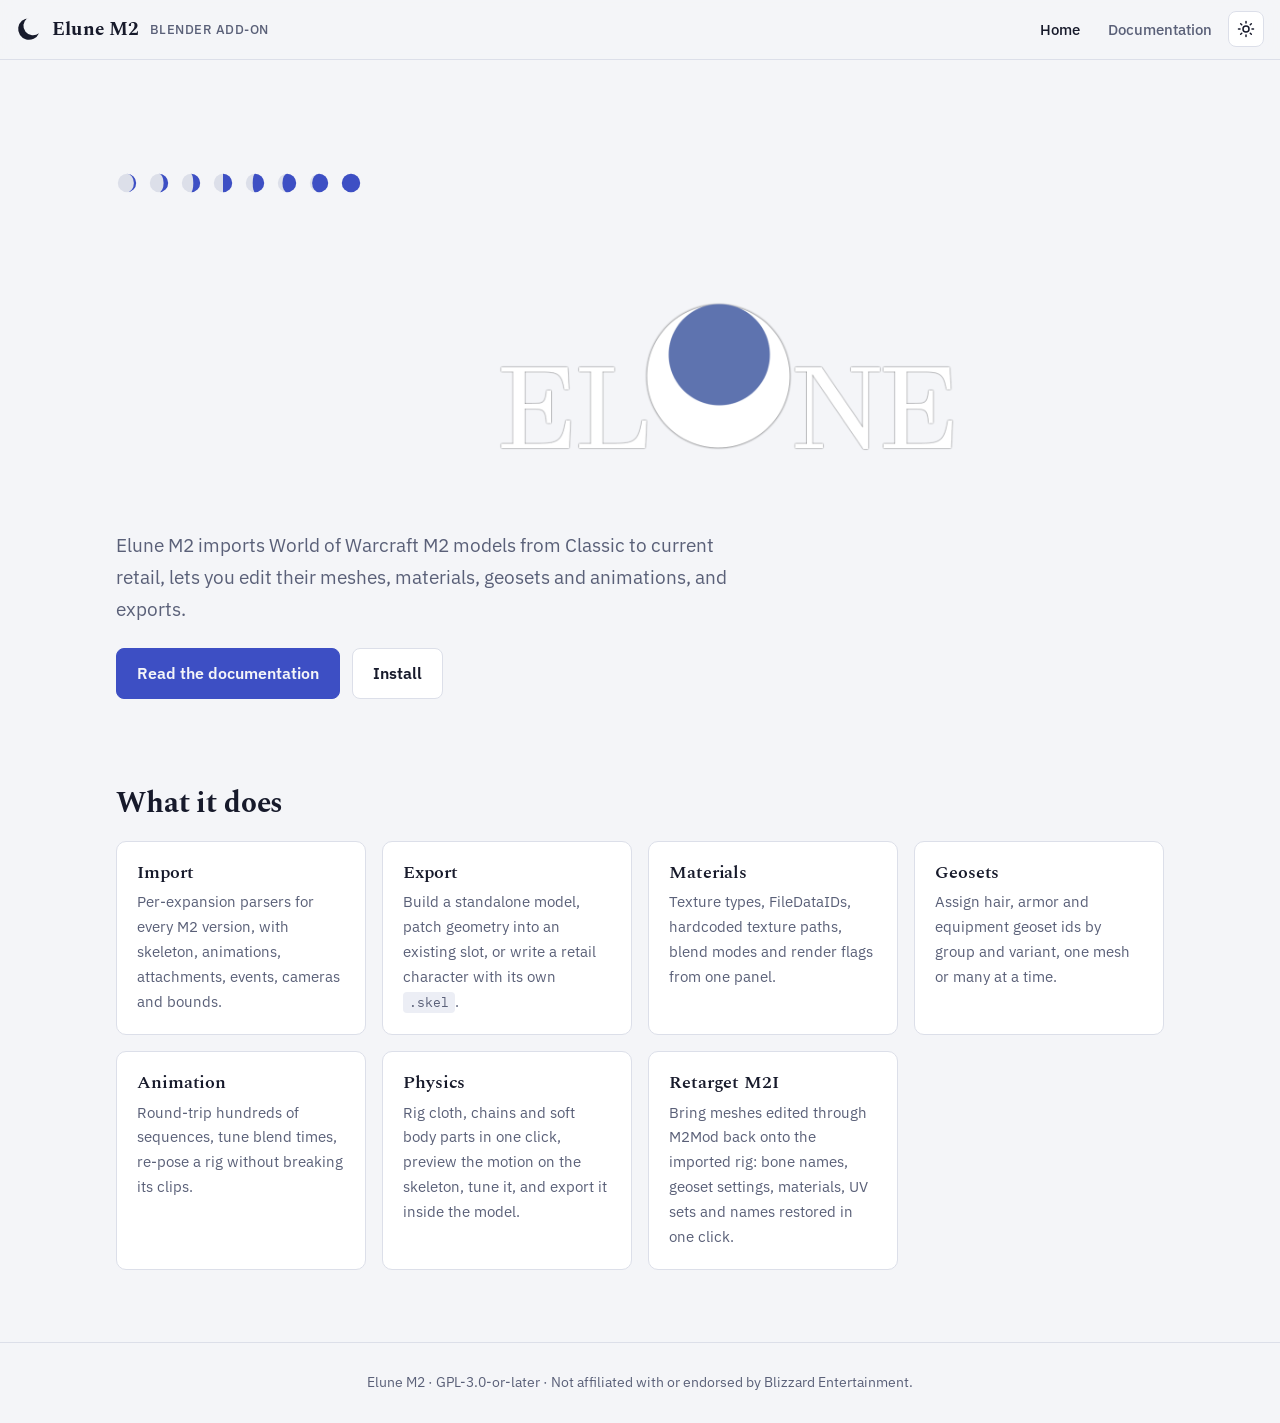
<file: index.html>
<!doctype html>
<html lang="en">
<head>
<meta charset="utf-8">
<meta name="viewport" content="width=device-width, initial-scale=1">
<title>Elune M2 · Blender add-on</title>
<meta name="description" content="Elune M2 is a Blender add-on that imports, edits and exports World of Warcraft M2 models: meshes, skeletons, animations, materials and geosets.">
<link rel="preconnect" href="https://fonts.googleapis.com">
<link rel="preconnect" href="https://fonts.gstatic.com" crossorigin>
<link href="https://fonts.googleapis.com/css2?family=IBM+Plex+Mono:wght@400;500&family=IBM+Plex+Sans:wght@400;500;600&family=Spectral:wght@600;700&display=swap" rel="stylesheet">
<link rel="stylesheet" href="assets/style.css">
</head>
<body>

<header class="topbar">
  <a class="brand" href="index.html">
    <svg viewBox="0 0 24 24" aria-hidden="true"><path fill="currentColor" d="M12 2a10 10 0 1 0 9.2 13.9A8 8 0 0 1 10.1 2.2 10 10 0 0 0 12 2Z"/></svg>
    Elune M2 <span class="brand-sub">Blender add-on</span>
  </a>
  <nav aria-label="Site">
    <a href="index.html" aria-current="page">Home</a>
    <a href="documentation.html">Documentation</a>
    <button class="icon-btn" type="button" data-theme-toggle aria-label="Switch light / dark theme">
      <svg viewBox="0 0 24 24" fill="none" stroke="currentColor" stroke-width="2" stroke-linecap="round"><circle cx="12" cy="12" r="4"/><path d="M12 2v2M12 20v2M4.9 4.9l1.4 1.4M17.7 17.7l1.4 1.4M2 12h2M20 12h2M4.9 19.1l1.4-1.4M17.7 6.3l1.4-1.4"/></svg>
    </button>
  </nav>
</header>

<section class="hero">
  <div>
    <div class="phases-strip" data-phases-strip aria-hidden="true"></div>
    <img src="images/hero-overview.png" alt="Elune M2 running in Blender 5" width="1200" height="300">
  </figure>
    <p class="lede">Elune M2 imports World of Warcraft M2 models from Classic to current retail, lets you edit their meshes, materials, geosets and animations, and exports.</p>
    <div class="cta">
      <a class="btn primary" href="documentation.html">Read the documentation</a>
      <a class="btn" href="https://github.com/elune-m2/addon">Install</a>
    </div>
  </div>
 
</section>

<section class="band">
  <h2>What it does</h2>
  <div class="cards">
    <a class="card" href="documentation.html#importing">
      <h3>Import</h3>
      <p>Per-expansion parsers for every M2 version, with skeleton, animations, attachments, events, cameras and bounds.</p>
    </a>
    <a class="card" href="documentation.html#exporting">
      <h3>Export</h3>
      <p>Build a standalone model, patch geometry into an existing slot, or write a retail character with its own <code>.skel</code>.</p>
    </a>
    <a class="card" href="documentation.html#materials">
      <h3>Materials</h3>
      <p>Texture types, FileDataIDs, hardcoded texture paths, blend modes and render flags from one panel.</p>
    </a>
    <a class="card" href="documentation.html#geosets">
      <h3>Geosets</h3>
      <p>Assign hair, armor and equipment geoset ids by group and variant, one mesh or many at a time.</p>
    </a>
    <a class="card" href="documentation.html#animation">
      <h3>Animation</h3>
      <p>Round-trip hundreds of sequences, tune blend times, re-pose a rig without breaking its clips.</p>
    </a>
    <a class="card" href="documentation.html#physics">
      <h3>Physics</h3>
      <p>Rig cloth, chains and soft body parts in one click, preview the motion on the skeleton, tune it, and export it inside the model.</p>
    </a>
    <a class="card" href="documentation.html#retarget-m2i">
      <h3>Retarget M2I</h3>
      <p>Bring meshes edited through M2Mod back onto the imported rig: bone names, geoset settings, materials, UV sets and names restored in one click.</p>
    </a>
  </div>
</section>

<footer class="footer">Elune M2 · GPL-3.0-or-later · Not affiliated with or endorsed by Blizzard Entertainment.</footer>

<script src="assets/site.js"></script>
</body>
</html>
</file>
<file: assets/style.css>
/* Elune M2 documentation site.
   Palette: moonlit paper (light) / night sky (dark), one indigo accent,
   amber reserved for warnings. */

:root {
  --bg: #f4f5f8;
  --surface: #ffffff;
  --ink: #171a2b;
  --muted: #5a6078;
  --line: #dcdfe9;
  --accent: #3d4fc4;
  --accent-soft: #e7eafb;
  --warn: #8f5508;
  --warn-soft: #fbf1df;
  --code-bg: #eceef5;
  --moon-lit: #3d4fc4;
  --moon-dark: #dcdfe9;
  --shadow: 0 1px 2px rgba(23, 26, 43, .06), 0 8px 24px rgba(23, 26, 43, .06);

  --font-display: "Spectral", Georgia, "Times New Roman", serif;
  --font-body: "IBM Plex Sans", system-ui, -apple-system, "Segoe UI", sans-serif;
  --font-mono: "IBM Plex Mono", ui-monospace, "Cascadia Mono", Consolas, monospace;

  --sidebar-w: 288px;
  --gutter: 16px;
}

@media (prefers-color-scheme: dark) {
  :root:not([data-theme="light"]) {
    --bg: #0e1020;
    --surface: #161930;
    --ink: #e6e8f5;
    --muted: #9aa0bd;
    --line: #2a2e4a;
    --accent: #a7b5ff;
    --accent-soft: #1f2547;
    --warn: #f0b65a;
    --warn-soft: #2c2413;
    --code-bg: #1b1f3a;
    --moon-lit: #e9ecff;
    --moon-dark: #2a2e4a;
    --shadow: 0 1px 2px rgba(0, 0, 0, .3), 0 8px 24px rgba(0, 0, 0, .25);
  }
}

:root[data-theme="dark"] {
  --bg: #0e1020;
  --surface: #161930;
  --ink: #e6e8f5;
  --muted: #9aa0bd;
  --line: #2a2e4a;
  --accent: #a7b5ff;
  --accent-soft: #1f2547;
  --warn: #f0b65a;
  --warn-soft: #2c2413;
  --code-bg: #1b1f3a;
  --moon-lit: #e9ecff;
  --moon-dark: #2a2e4a;
  --shadow: 0 1px 2px rgba(0, 0, 0, .3), 0 8px 24px rgba(0, 0, 0, .25);
}

*, *::before, *::after { box-sizing: border-box; }

html { scroll-behavior: smooth; scroll-padding-top: 76px; }

body {
  margin: 0;
  background: var(--bg);
  color: var(--ink);
  font-family: var(--font-body);
  font-size: 16px;
  line-height: 1.65;
  -webkit-font-smoothing: antialiased;
  overflow-x: hidden;
}

a { color: var(--accent); text-underline-offset: 3px; }
a:hover { text-decoration-thickness: 2px; }

:focus-visible { outline: 2px solid var(--accent); outline-offset: 2px; border-radius: 4px; }

/* ---------- top bar ---------- */

.topbar {
  position: sticky; top: 0; z-index: 30;
  display: flex; align-items: center; gap: 12px;
  height: 60px; padding: 0 var(--gutter);
  background: color-mix(in srgb, var(--bg) 88%, transparent);
  backdrop-filter: blur(10px);
  border-bottom: 1px solid var(--line);
}

.brand {
  display: flex; align-items: center; gap: 10px;
  color: var(--ink); text-decoration: none;
  font-family: var(--font-display); font-weight: 700; font-size: 1.2rem;
  letter-spacing: .01em; white-space: nowrap;
}
.brand svg { width: 26px; height: 26px; flex: none; }
.brand .brand-sub { font-family: var(--font-body); font-weight: 500; font-size: .8rem; color: var(--muted); letter-spacing: .04em; text-transform: uppercase; }

.topbar nav { margin-left: auto; display: flex; align-items: center; gap: 4px; }
.topbar nav a {
  padding: 6px 12px; border-radius: 6px;
  color: var(--muted); text-decoration: none; font-weight: 500; font-size: .95rem;
}
.topbar nav a:hover { color: var(--ink); background: var(--accent-soft); }
.topbar nav a[aria-current="page"] { color: var(--ink); }

.icon-btn {
  display: inline-grid; place-items: center;
  width: 36px; height: 36px; padding: 0;
  border: 1px solid var(--line); border-radius: 8px;
  background: var(--surface); color: var(--ink); cursor: pointer;
}
.icon-btn:hover { border-color: var(--accent); }
.icon-btn svg { width: 18px; height: 18px; }
.menu-btn { display: none; }

/* ---------- docs layout ---------- */

.layout {
  display: grid;
  grid-template-columns: var(--sidebar-w) minmax(0, 1fr);
  max-width: 1240px; margin: 0 auto;
}

.sidebar {
  position: sticky; top: 60px; align-self: start;
  height: calc(100vh - 60px); overflow-y: auto;
  padding: 24px 16px 48px var(--gutter);
  border-right: 1px solid var(--line);
}

.filter {
  width: 100%; padding: 9px 12px; margin-bottom: 18px;
  border: 1px solid var(--line); border-radius: 8px;
  background: var(--surface); color: var(--ink);
  font: inherit; font-size: .92rem;
}
.filter::placeholder { color: var(--muted); }

.toc, .toc ul { list-style: none; margin: 0; padding: 0; }
.toc > li { margin-bottom: 14px; }
.toc > li > a {
  display: flex; align-items: center; gap: 10px;
  padding: 5px 8px; border-radius: 6px;
  color: var(--ink); text-decoration: none; font-weight: 600; font-size: .95rem;
}
.toc ul { margin: 2px 0 0 17px; border-left: 1px solid var(--line); }
.toc ul a {
  display: block; padding: 3px 8px 3px 14px; margin-left: -1px;
  border-left: 1px solid transparent;
  color: var(--muted); text-decoration: none; font-size: .89rem;
}
.toc a:hover { color: var(--accent); }
.toc ul a.is-active { color: var(--accent); border-left-color: var(--accent); }
.toc > li > a.is-active { background: var(--accent-soft); }
.toc .is-hidden { display: none; }

/* moon phase glyph: JS draws the lit part; ring is the no-JS fallback */
.phase { width: 16px; height: 16px; flex: none; }
.phase circle.disc { fill: var(--moon-dark); }
.phase path.lit { fill: var(--moon-lit); }

.content { padding: 40px clamp(var(--gutter), 5vw, 64px) 96px; min-width: 0; }
.content > * { max-width: 780px; }

/* ---------- typography ---------- */

h1, h2, h3 { font-family: var(--font-display); line-height: 1.2; letter-spacing: -.005em; }
h1 { font-size: clamp(2rem, 4vw, 2.7rem); font-weight: 700; margin: 0 0 12px; }
h2 {
  display: flex; align-items: center; gap: 14px;
  font-size: 1.8rem; font-weight: 700;
  margin: 72px 0 8px; padding-top: 28px; border-top: 1px solid var(--line);
}
h2 .phase { width: 26px; height: 26px; }
h3 { font-size: 1.28rem; font-weight: 600; margin: 40px 0 8px; }
h4 { font-family: var(--font-body); font-size: .82rem; font-weight: 600; letter-spacing: .08em; text-transform: uppercase; color: var(--muted); margin: 28px 0 8px; }

.lede { font-size: 1.12rem; color: var(--muted); margin: 0 0 8px; }
.section-intro { color: var(--muted); margin-top: 0; }

p { margin: 0 0 16px; }
ul, ol { padding-left: 22px; margin: 0 0 16px; }
li { margin-bottom: 6px; }
ol.steps { counter-reset: step; list-style: none; padding-left: 0; }
ol.steps > li {
  counter-increment: step; position: relative;
  padding-left: 40px; margin-bottom: 12px;
}
ol.steps > li::before {
  content: counter(step);
  position: absolute; left: 0; top: 1px;
  width: 26px; height: 26px; border-radius: 50%;
  display: grid; place-items: center;
  background: var(--accent-soft); color: var(--accent);
  font-size: .82rem; font-weight: 600;
}

code, kbd {
  font-family: var(--font-mono); font-size: .87em;
  background: var(--code-bg); padding: 2px 6px; border-radius: 4px;
}
kbd { border: 1px solid var(--line); border-bottom-width: 2px; }
pre {
  background: var(--code-bg); border: 1px solid var(--line); border-radius: 8px;
  padding: 14px 16px; overflow-x: auto; font-size: .87rem; line-height: 1.55;
}
pre code { background: none; padding: 0; font-size: inherit; }

.ui { font-weight: 600; white-space: nowrap; }        /* a literal UI label */
.path { font-weight: 500; }                            /* a menu path */
.path .sep { color: var(--muted); padding: 0 3px; }

/* ---------- tables ---------- */

.table-wrap { overflow-x: auto; margin: 0 0 20px; border: 1px solid var(--line); border-radius: 8px; background: var(--surface); }
table { width: 100%; border-collapse: collapse; font-size: .93rem; }
th, td { text-align: left; vertical-align: top; padding: 10px 14px; border-bottom: 1px solid var(--line); }
th { font-size: .78rem; font-weight: 600; letter-spacing: .06em; text-transform: uppercase; color: var(--muted); background: color-mix(in srgb, var(--code-bg) 55%, transparent); }
tr:last-child td { border-bottom: 0; }
td:first-child { white-space: nowrap; font-weight: 500; }
td.wrap:first-child { white-space: normal; }

/* ---------- callouts ---------- */

.note, .warn {
  margin: 0 0 20px; padding: 12px 16px;
  border-left: 3px solid var(--accent); border-radius: 0 8px 8px 0;
  background: var(--accent-soft); font-size: .95rem;
}
.warn { border-left-color: var(--warn); background: var(--warn-soft); }
.note > :last-child, .warn > :last-child { margin-bottom: 0; }
.note strong:first-child, .warn strong:first-child { display: block; font-size: .78rem; letter-spacing: .08em; text-transform: uppercase; margin-bottom: 2px; }
.warn strong:first-child { color: var(--warn); }
.note strong:first-child { color: var(--accent); }

/* ---------- work-in-progress ---------- */

.badge {
  display: inline-block; padding: 3px 9px; border-radius: 999px;
  font-family: var(--font-body); font-size: .68rem; font-weight: 600;
  letter-spacing: .08em; text-transform: uppercase; white-space: nowrap;
  color: var(--warn); background: var(--warn-soft);
  border: 1px solid color-mix(in srgb, var(--warn) 35%, transparent);
}
.toc .badge { margin-left: auto; font-size: .6rem; padding: 2px 7px; }
.card .badge { margin-left: 6px; vertical-align: middle; }

.wip {
  margin: 8px 0 24px; padding: 20px 22px;
  border: 1.5px dashed color-mix(in srgb, var(--warn) 50%, var(--line));
  border-radius: 10px; background: var(--warn-soft);
}
.wip > :last-child { margin-bottom: 0; }
.wip-title {
  font-size: .78rem; font-weight: 600; letter-spacing: .1em;
  text-transform: uppercase; color: var(--warn); margin-bottom: 6px;
}

/* ---------- screenshots ---------- */

figure.shot { margin: 24px 0 28px; }
figure.shot img {
  display: block; width: 100%; height: auto;
  border: 1px solid var(--line); border-radius: 10px;
  box-shadow: var(--shadow); cursor: zoom-in; background: var(--surface);
}
figure.shot figcaption { margin-top: 8px; font-size: .88rem; color: var(--muted); }

.shot-empty {
  display: grid; place-items: center; align-content: center; text-align: center; gap: 10px;
  min-height: 220px; padding: 28px 20px;
  border: 1.5px dashed color-mix(in srgb, var(--accent) 45%, var(--line));
  border-radius: 10px;
  background:
    radial-gradient(circle at 50% 38%, var(--accent-soft), transparent 60%),
    var(--surface);
  color: var(--muted); font-size: .9rem;
}
.shot-empty .shot-file { font-family: var(--font-mono); font-size: .85rem; color: var(--ink); background: var(--code-bg); padding: 3px 8px; border-radius: 4px; }
.shot-empty .shot-label { font-size: .74rem; font-weight: 600; letter-spacing: .1em; text-transform: uppercase; color: var(--accent); }
.shot-empty .shot-hint { max-width: 46ch; }
figure.shot.wide .shot-empty { min-height: 300px; }

dialog.lightbox {
  border: 0; padding: 0; background: transparent;
  max-width: min(96vw, 1500px); max-height: 94vh;
}
dialog.lightbox::backdrop { background: rgba(8, 9, 20, .82); }
dialog.lightbox img { display: block; max-width: 100%; max-height: 94vh; border-radius: 8px; cursor: zoom-out; }

/* ---------- landing page ---------- */

.hero {
  max-width: 1080px; margin: 0 auto;
  padding: clamp(48px, 9vw, 112px) var(--gutter) 40px;
  display: grid; gap: 40px; grid-template-columns: minmax(0, 1fr);
}
.hero h1 { font-size: clamp(2.4rem, 6vw, 4rem); max-width: 15ch; }
.hero .lede { max-width: 58ch; font-size: 1.2rem; }
.cta { display: flex; flex-wrap: wrap; gap: 12px; margin-top: 24px; }
.btn {
  display: inline-flex; align-items: center; gap: 8px;
  padding: 11px 20px; border-radius: 8px;
  font-weight: 600; text-decoration: none; border: 1px solid var(--line);
  background: var(--surface); color: var(--ink);
}
.btn:hover { border-color: var(--accent); }
.btn.primary { background: var(--accent); border-color: var(--accent); color: var(--bg); }
.btn.primary:hover { filter: brightness(1.08); }

.phases-strip { display: flex; gap: 10px; margin-bottom: 28px; }
.phases-strip .phase { width: 22px; height: 22px; }

.band { max-width: 1080px; margin: 0 auto; padding: 24px var(--gutter) 72px; }
.band h2 { border-top: 0; margin-top: 24px; padding-top: 0; }
.cards { display: grid; gap: 16px; grid-template-columns: repeat(auto-fit, minmax(250px, 1fr)); margin-top: 20px; }
.card {
  display: block; padding: 20px; border-radius: 10px;
  border: 1px solid var(--line); background: var(--surface);
  color: var(--ink); text-decoration: none;
}
.card:hover { border-color: var(--accent); }
.card h3 { margin: 0 0 6px; font-size: 1.15rem; }
.card p { margin: 0; color: var(--muted); font-size: .94rem; }

.footer {
  border-top: 1px solid var(--line); padding: 28px var(--gutter);
  color: var(--muted); font-size: .88rem; text-align: center;
}

/* ---------- responsive ---------- */

@media (max-width: 900px) {
  .layout { grid-template-columns: minmax(0, 1fr); }
  .menu-btn { display: inline-grid; }
  .sidebar {
    position: fixed; inset: 60px 0 0 0; z-index: 25;
    width: 100%; height: auto;
    background: var(--bg); border-right: 0;
    transform: translateX(-100%); transition: transform .2s ease;
  }
  body.nav-open .sidebar { transform: none; }
  body.nav-open { overflow: hidden; }
  .content { padding-top: 28px; }
  h2 { font-size: 1.5rem; margin-top: 56px; }
  .brand .brand-sub { display: none; }
  .topbar { gap: 8px; }
  .topbar nav a { padding: 6px 8px; font-size: .9rem; }
}

@media (max-width: 420px) {
  .topbar nav a[href="index.html"] { display: none; }
}

@media (prefers-reduced-motion: reduce) {
  html { scroll-behavior: auto; }
  .sidebar { transition: none; }
}

@media print {
  .topbar, .sidebar { display: none; }
  .layout { display: block; }
}
</file>
